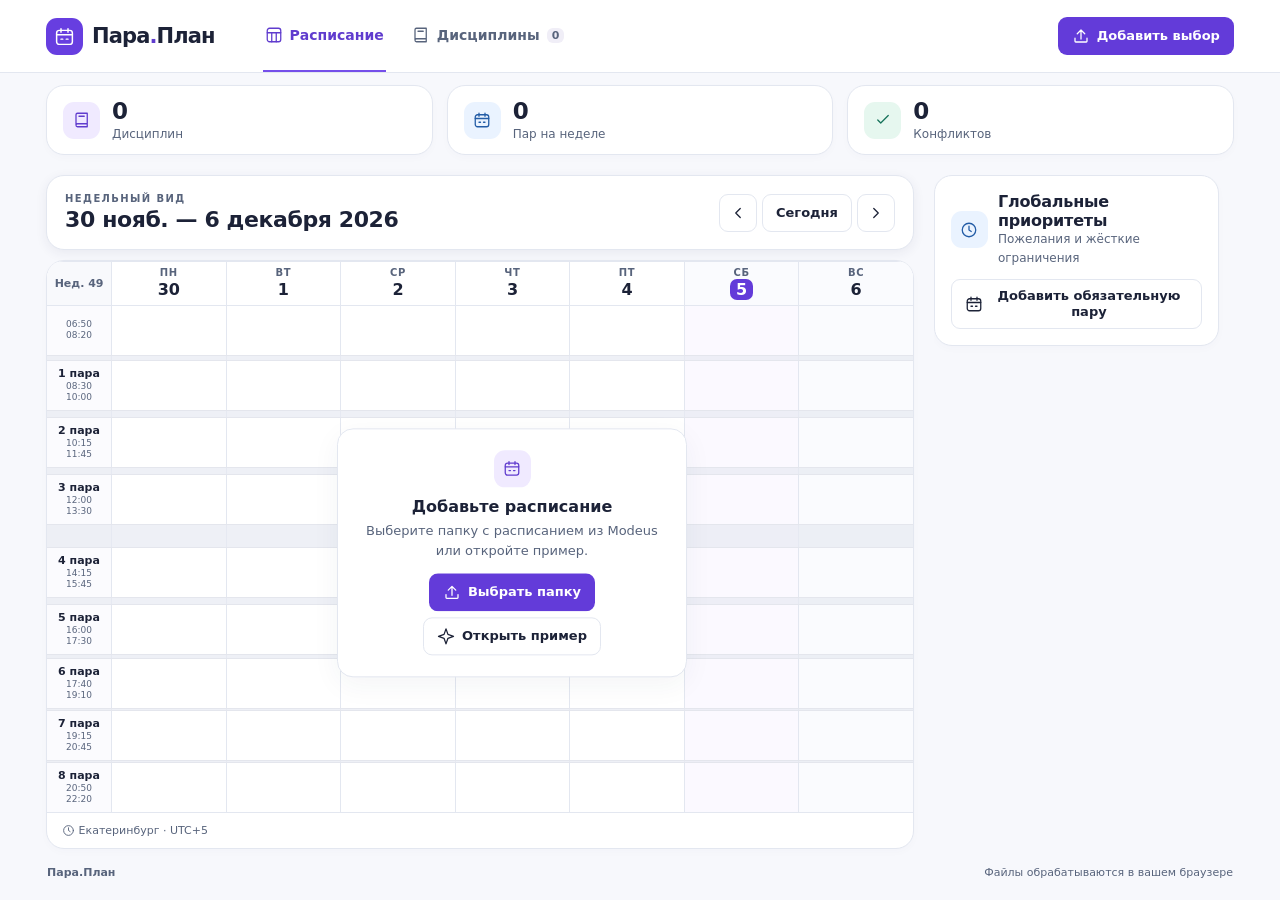
<file: schedule-studio/index.html>
<!doctype html>
<html lang="ru">
<head>
  <meta charset="utf-8">
  <meta name="viewport" content="width=device-width, initial-scale=1">
  <meta name="theme-color" content="#f7f8fc">
  <title>Пара.План — конструктор расписания</title>
  <link rel="stylesheet" href="styles.css">
  <script src="planner.js" defer></script>
  <script src="app.js" defer></script>
</head>
<body>
  <svg class="sprite" xmlns="http://www.w3.org/2000/svg" aria-hidden="true">
    <symbol id="i-calendar" viewBox="0 0 24 24"><rect x="3" y="5" width="18" height="16" rx="3"/><path d="M16 3v4M8 3v4M3 10h18m-13 5h2m4 0h2"/></symbol>
    <symbol id="i-upload" viewBox="0 0 24 24"><path d="M12 16V4m-5 5 5-5 5 5M4 15v4a1 1 0 0 0 1 1h14a1 1 0 0 0 1-1v-4"/></symbol>
    <symbol id="i-download" viewBox="0 0 24 24"><path d="M12 3v12m-5-5 5 5 5-5M4 16v3a1 1 0 0 0 1 1h14a1 1 0 0 0 1-1v-3"/></symbol>
    <symbol id="i-left" viewBox="0 0 24 24"><path d="m15 18-6-6 6-6"/></symbol>
    <symbol id="i-right" viewBox="0 0 24 24"><path d="m9 18 6-6-6-6"/></symbol>
    <symbol id="i-x" viewBox="0 0 24 24"><path d="m6 6 12 12M18 6 6 18"/></symbol>
    <symbol id="i-book" viewBox="0 0 24 24"><path d="M4 5a2 2 0 0 1 2-2h13v18H6a2 2 0 0 1 0-4h13M4 5v14M8 7h7"/></symbol>
    <symbol id="i-alert" viewBox="0 0 24 24"><path d="M10.3 4a2 2 0 0 1 3.4 0l7.8 13a2 2 0 0 1-1.7 3H4.2a2 2 0 0 1-1.7-3l7.8-13ZM12 9v4m0 3h.01"/></symbol>
    <symbol id="i-grid" viewBox="0 0 24 24"><rect x="3" y="3" width="18" height="18" rx="3"/><path d="M3 9h18M9 9v12m6-12v12"/></symbol>
    <symbol id="i-check" viewBox="0 0 24 24"><path d="m5 12 4 4L19 6"/></symbol>
    <symbol id="i-clock" viewBox="0 0 24 24"><circle cx="12" cy="12" r="9"/><path d="M12 7v5l3 2"/></symbol>
    <symbol id="i-file" viewBox="0 0 24 24"><path d="M14 3H6a2 2 0 0 0-2 2v14a2 2 0 0 0 2 2h12a2 2 0 0 0 2-2V9Zm0 0v6h6M8 13h8m-8 4h5"/></symbol>
    <symbol id="i-spark" viewBox="0 0 24 24"><path d="m12 2 2.6 7.4L22 12l-7.4 2.6L12 22l-2.6-7.4L2 12l7.4-2.6L12 2Z"/></symbol>
  </svg>

  <header class="topbar">
    <div class="top-inner">
      <button class="brand" data-action="view" data-view="calendar" aria-label="Пара.План — расписание"><span class="brand-icon"><svg class="icon"><use href="#i-calendar"/></svg></span>Пара<span class="brand-period">.</span>План</button>
      <nav aria-label="Разделы">
        <button class="tab" id="calendar-tab" data-action="view" data-view="calendar"><svg class="icon"><use href="#i-grid"/></svg>Расписание</button>
        <button class="tab" id="subjects-tab" data-action="view" data-view="subjects"><svg class="icon"><use href="#i-book"/></svg>Дисциплины <span id="subject-count" class="tab-count">0</span></button>
      </nav>
      <div class="source-actions" id="source-actions">
        <button type="button" class="button primary" id="add-campaign" data-action="add-campaign"><svg class="icon" aria-hidden="true"><use href="#i-upload"/></svg>Добавить выбор</button>
      </div>
      <div class="schedule-actions" id="schedule-actions" hidden>
        <button type="button" id="edit-plan" class="button primary" data-action="edit-plan">Изменить приоритеты</button>
        <button type="button" id="export-button" class="button secondary" data-action="export"><svg class="icon" aria-hidden="true"><use href="#i-download"/></svg>Скачать .ics</button>
      </div>
    </div>
  </header>

  <main class="workspace">
    <p id="notice" class="notice" role="status" hidden></p>
    <section id="plan-step" class="panel plan-step" hidden>
      <div><h2>Настройка плана</h2><p id="plan-help" class="subhead" role="status">Проверьте дисциплины и глобальные ограничения. Затем постройте расписание.</p></div>
      <button id="build-plan" type="submit" form="rules-form" class="button primary" aria-describedby="plan-help"><svg class="icon"><use href="#i-check"/></svg>Построить расписание</button>
    </section>
    <section id="stats" class="stats" aria-label="Сводка"></section>

    <div class="layout" id="page-layout">
      <section id="calendar-panel" class="calendar-results" aria-label="Варианты расписания">
        <div class="panel calendar-toolbar">
          <div class="calendar-week">
            <div><div class="section-label">НЕДЕЛЬНЫЙ ВИД</div><h2 id="week-title"></h2></div>
            <div class="week-controls" role="group" aria-label="Выбор недели">
              <button type="button" class="button square" data-action="prev" aria-label="Предыдущая неделя"><svg class="icon" aria-hidden="true"><use href="#i-left"/></svg></button>
              <button type="button" class="button secondary" data-action="today">Сегодня</button>
              <button type="button" class="button square" data-action="next" aria-label="Следующая неделя"><svg class="icon" aria-hidden="true"><use href="#i-right"/></svg></button>
            </div>
          </div>
        </div>
        <div id="schedule-results" class="schedule-results"></div>
      </section>

      <aside class="calendar-sidebar" id="calendar-sidebar" aria-label="Управление расписанием" hidden>
        <div class="calendar-summary" id="calendar-summary">
          <button type="button" class="button secondary plan-groups-button" data-action="show-plan-groups"
            aria-haspopup="dialog" aria-controls="modal" aria-label="Какие группы выбрать" title="Какие группы выбрать">
            <svg class="icon" aria-hidden="true"><use href="#i-book"/></svg>
            <span class="plan-groups-full">Какие группы выбрать</span><span class="plan-groups-short">Группы</span>
          </button>
        </div>
        <section id="variant-controls" class="panel variant-controls" aria-labelledby="schedule-changes-title" hidden>
          <div class="schedule-changes-heading">
            <h2 id="schedule-changes-title">Изменения расписания</h2>
            <p id="variant-position" role="status" aria-atomic="true"></p>
            <button type="button" class="button secondary" data-action="reset-schedule-changes" disabled>Вернуть лучшее</button>
          </div>
          <div id="schedule-change-list" class="comparison-list" role="region" aria-label="Список изменений расписания" tabindex="0"></div>
        </section>
      </aside>

      <section id="subjects-panel" hidden aria-label="Дисциплины и файлы"></section>

      <aside class="sidebar" id="settings-sidebar">
        <section class="panel conflict-panel" id="mandatory" aria-label="Обязательные пары" hidden></section>
        <section class="panel priority-panel" id="rules-panel" aria-label="Глобальные приоритеты">
          <div class="panel-heading"><span class="tile blue"><svg class="icon"><use href="#i-clock"/></svg></span><div><h2>Глобальные приоритеты</h2><p>Пожелания и жёсткие ограничения</p></div></div>
          <div id="preference-controls"></div>
          <form id="rules-form" class="rules-form">
            <fieldset><legend>Запретить пары в эти дни</legend><div class="rule-days">
              <label><input type="checkbox" name="day" value="1">Пн</label><label><input type="checkbox" name="day" value="2">Вт</label>
              <label><input type="checkbox" name="day" value="3">Ср</label><label><input type="checkbox" name="day" value="4">Чт</label>
              <label><input type="checkbox" name="day" value="5">Пт</label><label><input type="checkbox" name="day" value="6">Сб</label>
              <label><input type="checkbox" name="day" value="0">Вс</label>
            </div></fieldset>
            <div class="rule-times"><label class="form-label">Не раньше<input type="time" name="earliest"></label><label class="form-label">Не позже<input type="time" name="latest"></label></div>
            <p class="panel-hint">Время Екатеринбурга. Ограничения действуют на пары, для которых есть выбор. Нарушения для обязательных пар отмечаются отдельно.</p>
          </form>
          <div id="manual-lesson-controls" class="manual-lesson-controls"></div>
        </section>
      </aside>
    </div>
    <footer class="page-footer"><span>Пара.План</span><span>Файлы обрабатываются в вашем браузере</span></footer>
  </main>

  <section id="lesson-preview" class="lesson-preview" aria-labelledby="lesson-preview-title" hidden></section>
  <dialog id="modal" aria-labelledby="modal-title"><div id="modal-content"></div></dialog>
</body>
</html>
</file>
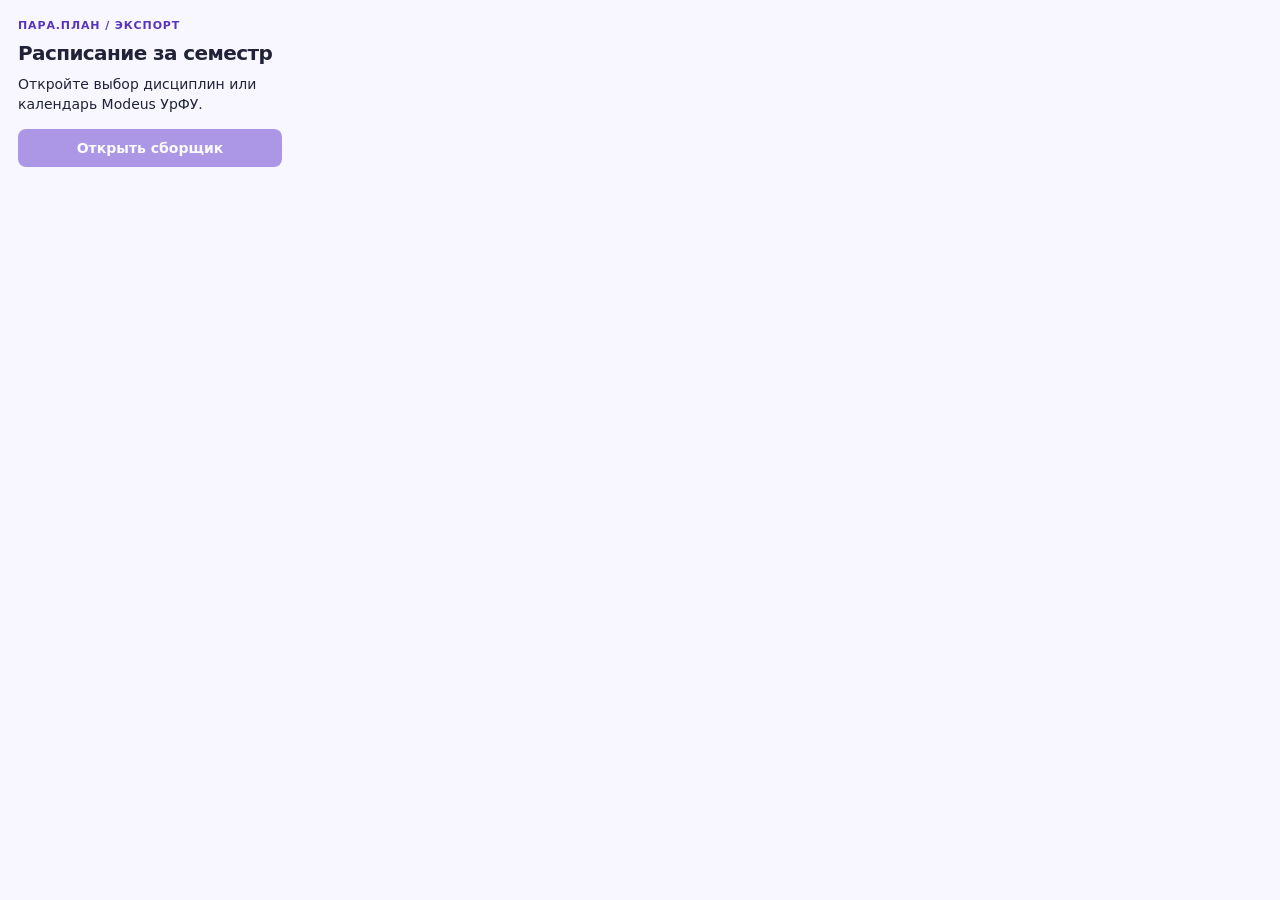
<file: modeus-ical-extension/popup.html>
<!doctype html>
<html lang="ru">
<head>
  <meta charset="utf-8">
  <meta name="viewport" content="width=device-width, initial-scale=1">
  <link rel="stylesheet" href="popup.css">
  <script src="batch.js" defer></script>
  <script src="popup.js" defer></script>
  <title>Экспорт Modeus</title>
</head>
<body>
  <p class="brand">ПАРА.ПЛАН / ЭКСПОРТ</p>
  <h1>Расписание за семестр</h1>
  <p id="status" role="status">Откройте выбор дисциплин или календарь Modeus УрФУ.</p>
  <button id="open" type="button" disabled>Открыть сборщик</button>
</body>
</html>
</file>
<file: schedule-studio/styles.css>
:root{color-scheme:light;--bg:#f7f8fc;--surface:#fff;--ink:#1c2237;--muted:#58647c;--line:#e3e7f0;--violet:#603cce;--blue:#235ca6;--green:#17735b;--amber:#995014;--radius:18px;font-family:"Segoe UI",system-ui,sans-serif;color:var(--ink);background:var(--bg)}
*{box-sizing:border-box}body{margin:0;min-width:320px}button,input,select{font:inherit}button{cursor:pointer}button:disabled{cursor:not-allowed;opacity:.48}button:focus-visible,input:focus-visible,select:focus-visible,[tabindex]:focus-visible{outline:2px solid #7957ea;outline-offset:2px}button,input,select{transition:background-color .16s,border-color .16s,color .16s}button{color:inherit}h1,h2,h3,p{margin:0}[hidden]{display:none!important}.sprite{position:absolute;width:0;height:0;overflow:hidden}.icon{width:18px;height:18px;flex:none;fill:none;stroke:currentColor;stroke-width:1.7;stroke-linecap:round;stroke-linejoin:round;vertical-align:middle}
.topbar{background:var(--surface);border-bottom:1px solid var(--line)}.top-inner,.workspace{max-width:1540px;margin:auto;padding-inline:clamp(16px,3.6vw,56px)}.top-inner{height:72px;display:flex;align-items:center;gap:48px}.brand{border:0;background:none;font-size:21px;font-weight:800;letter-spacing:-.9px;display:flex;align-items:center;padding:0;white-space:nowrap}.brand-icon{display:grid;place-items:center;width:37px;height:37px;border-radius:11px;background:#673ee0;color:white;margin-right:9px}.brand-icon .icon{width:21px;height:21px}.brand-period{color:var(--violet)}nav{display:flex;height:100%;gap:24px}.tab{background:none;border:0;border-bottom:2px solid transparent;color:var(--muted);display:flex;align-items:center;gap:7px;font-size:14px;font-weight:650;padding:0 2px;white-space:nowrap}.tab:hover,.tab[aria-current]{color:var(--violet)}.tab[aria-current]{border-color:#754fea}.tab-count{border-radius:6px;background:#f0eef7;padding:1px 5px;font-size:11px}
.source-actions{display:flex;margin-left:auto}
.top-inner .button{white-space:nowrap}
.workspace{padding-top:12px}
.section-label{font-weight:750;letter-spacing:1.4px}
.panel-heading p,.panel-hint,.empty p,.subhead{color:var(--muted);font-size:13px;line-height:1.55}
.button{display:inline-flex;justify-content:center;align-items:center;gap:7px;min-height:38px;padding:8px 13px;border-radius:9px;border:1px solid transparent;font-size:13px;font-weight:680;line-height:1.2;text-decoration:none}.primary{background:#633bd9;color:white}.primary:hover:not(:disabled){background:#502bbf}.secondary,.square{background:#fff;border-color:var(--line)}.secondary:hover:not(:disabled),.square:hover:not(:disabled){background:#f3f0fd;border-color:#d9ccf9}.square{width:38px;padding:6px;flex:none}.quiet{min-height:30px;background:transparent;color:var(--violet);padding:4px 6px}.quiet:hover,.tiny:hover{background:#eee9fb}.notice{padding:12px 14px;margin-bottom:16px;border:1px solid #daccfb;border-radius:10px;background:#f3eeff;font-size:13px;line-height:1.5;overflow-wrap:anywhere}
.stats{display:grid;grid-template-columns:repeat(3,minmax(0,1fr));gap:14px;margin-bottom:20px}.stat,.panel{background:#fff;border:1px solid var(--line);border-radius:var(--radius);box-shadow:0 3px 9px #24315505}.stat{padding:13px 16px;display:flex;align-items:center;gap:12px;min-width:0}.stat strong{display:block;font-size:23px;line-height:1.1;letter-spacing:-.6px}.stat p{font-size:12px;color:var(--muted);margin-top:3px}.tile{display:grid;place-items:center;width:37px;height:37px;border-radius:11px;color:var(--tone);background:var(--tint);flex:none}.violet{--tone:#603cce;--tint:#f0eaff;--edge:#b49af8}.blue{--tone:#235ca6;--tint:#eaf3ff;--edge:#89b4ee}.green{--tone:#17735b;--tint:#e6f7ef;--edge:#74c5a8}.amber{--tone:#995014;--tint:#fff2de;--edge:#efb46e}.pink{--tone:#9f3678;--tint:#fcebf6;--edge:#e29fc9}.slate{--tone:#4e5f7b;--tint:#eef1f7;--edge:#a1aec5}
body{display:flex;flex-direction:column;height:100vh;height:100dvh;overflow:hidden}
.topbar{flex:none}
.workspace{display:flex;flex:1;flex-direction:column;width:100%;min-height:0}
.workspace> :not(.layout){flex:none}
.layout{display:grid;grid-template-columns:minmax(0,1fr) 300px;grid-template-rows:minmax(0,1fr);flex:1;gap:20px;min-height:0}
.sidebar{display:grid;align-content:start;gap:16px}
#subjects-panel,.sidebar{min-width:0;min-height:0;overflow:auto;scrollbar-gutter:stable}
.calendar-results,.schedule-results,.calendar,.calendar-viewport{min-width:0;min-height:0}
.calendar-results{display:grid;grid-template-rows:auto minmax(0,1fr);gap:10px}
.calendar{display:flex;flex-direction:column;height:100%;overflow:hidden}
.calendar-toolbar{box-shadow:0 3px 12px #24315512}
.calendar-week{display:flex;justify-content:space-between;align-items:center;flex-wrap:wrap;gap:12px;padding:17px 18px}
.section-label{color:var(--muted);font-size:10px;margin-bottom:3px}
.calendar-toolbar h2{font-size:22px;letter-spacing:-.4px}
.week-controls{display:flex;gap:5px}
.calendar-viewport{flex:1;overflow-x:auto;overflow-y:hidden;overscroll-behavior-x:contain}
.week-grid{height:100%;min-width:665px;position:relative;isolation:isolate;display:grid;grid-template-columns:64px repeat(7,minmax(0,1fr));grid-template-rows:auto minmax(0,1fr);border-top:1px solid var(--line);background:#fff}
.day-head{grid-row:1;min-height:44px;border-bottom:1px solid var(--line);border-left:1px solid var(--line);display:grid;align-content:center;justify-items:center;gap:1px}
.day-head small{font-size:10px;font-weight:750;letter-spacing:.7px;text-transform:uppercase;color:var(--muted)}
.day-head strong{font-size:16px;line-height:21px;padding:0 6px}
.day-head.today strong{background:#633bd9;color:#fff;border-radius:7px}
.day-head.weekend,.day-column.weekend{background-color:#fafbfe}
.day-head.gutter{grid-column:1;border-left:0;background:#f8f9fc;color:var(--muted);font-size:11px;font-weight:650;white-space:nowrap}
.time-rail,.day-column{grid-row:2;position:relative;min-height:0}
.time-rail{grid-column:1;overflow:hidden;background:#fbfbfe}
.time-slot{
  position:absolute;z-index:2;inset-inline:0;container:rail-slot / size;overflow:hidden;
  display:grid;grid-template-columns:repeat(2,minmax(0,1fr));align-content:center;justify-items:center;gap:1px 2px;padding:1px 2px
}
.time-slot>strong{grid-column:1/-1;color:var(--ink);font-size:11px;line-height:1.15;white-space:nowrap}
.time-slot>span{grid-column:1/-1;color:var(--muted);font-size:9px;line-height:1.1;font-variant-numeric:tabular-nums;white-space:nowrap}
@container rail-slot (max-height:34px){.time-slot>span{grid-column:auto}}
@container rail-slot (max-height:23px){
  .time-slot>strong{font-size:9px}
  .time-slot>span{font-size:8px;line-height:1}
}
@container rail-slot (max-height:17px){.time-slot>strong{display:none}}
@container rail-slot (max-height:9px){.time-slot>span{font-size:7px}}
@container rail-slot (max-height:6px){.time-slot>span{visibility:hidden}}
.break-bands{position:absolute;grid-column:1/-1;grid-row:2/3;inset:0;z-index:1;pointer-events:none}
.break-band{position:absolute;inset-inline:0;background:#e8ebf3ba;box-shadow:inset 0 1px #e4e6ed,inset 0 -1px #e4e6ed}
.day-column{border-left:1px solid var(--line)}
.day-column.today{background-color:#fbf9ff}
.schedule-option-header{flex:none;padding:14px 18px}
.schedule-option-heading{min-width:0;overflow-wrap:anywhere}
.schedule-option-heading h3{color:var(--violet);font-size:17px;line-height:1.3}
.schedule-option-heading p{margin-top:4px;color:var(--muted);font-size:12px;line-height:1.4}
.schedule-warnings{margin-top:10px;border:1px solid #e9c996;border-radius:9px;background:#fffaf1;padding:9px 11px;font-size:12px;line-height:1.4}
.schedule-warnings summary{cursor:pointer;color:#80500b;font-weight:700}
.schedule-warnings-note{margin:9px 0;color:var(--ink)}
.schedule-warning-group{margin-top:10px}
.schedule-warning-group h4{font-size:12px}
.schedule-warning-group ul{list-style:none;margin:5px 0 0;padding:0}
.schedule-warning-group li{display:grid;gap:2px;padding:7px 0;border-top:1px solid #ecdcc1;overflow-wrap:anywhere}
.schedule-warning-group li span:last-child{color:var(--muted)}
.calendar-viewport:focus-visible{outline-offset:-2px}
@media(max-width:550px){
  .calendar-results{gap:8px}
  .week-grid{grid-template-columns:54px repeat(7,minmax(0,1fr))}
  .schedule-option-header{padding:10px 12px;gap:8px}
  .schedule-option-heading h3{font-size:15px}
}
.lesson {
  position: absolute;
  z-index: 2;
  left: 5px;
  right: 5px;
  text-align: left;
  border: 1px solid var(--lesson-border, #dce1e8);
  border-radius: 7px;
  color: #212529;
  background: var(--lesson-fill, #f1f3f5);
  padding: 4px 5px;
  overflow: hidden;
  display: block;
}
.lesson-lecture { --lesson-fill: #ecf5e0; --lesson-border: #d3e8bc; }
.lesson-practice { --lesson-fill: #e4f3fe; --lesson-border: #bbdefb; }
.lesson-lab { --lesson-fill: #ffeed4; --lesson-border: #f7d7a6; }
.lesson-physical-education { color: #f76803; }
.lesson-sub { color: #6c757d; }
.lesson:hover{filter:saturate(1.4) brightness(.97);z-index:3}.lesson-time,.lesson-title,.lesson-sub{display:block;overflow:hidden;text-overflow:ellipsis}.lesson-time,.lesson-sub{font-size:10px;white-space:nowrap}.lesson-title{font-size:11px;font-weight:750;line-height:1.2;margin:2px 0;display:-webkit-box;-webkit-box-orient:vertical;-webkit-line-clamp:2}.calendar-empty{grid-column:2/-1;position:absolute;z-index:3;justify-self:center;top:calc(50% + 16px);transform:translateY(-50%);width:min(350px,90%);padding:21px;background:#fff;border:1px solid var(--line);border-radius:16px;box-shadow:0 8px 28px #2733580d;text-align:center}.empty .tile{margin:0 auto 10px}.empty h3{font-size:16px;margin-bottom:5px}.empty-actions{display:flex;flex-wrap:wrap;justify-content:center;gap:6px;margin-top:12px}.calendar-footer{border-top:1px solid var(--line);display:flex;justify-content:space-between;gap:8px;padding:11px 15px;color:var(--muted);font-size:11px}.calendar-footer .icon{width:13px;height:13px}
.priority-panel,.conflict-panel,.sources{padding:16px}.panel-heading{display:flex;gap:10px;align-items:center}.panel-heading h2,.sources h2{font-size:16px;letter-spacing:-.2px}.panel-heading p{font-size:12px}.tiny{background:transparent;border:0;color:var(--muted);padding:2px;border-radius:6px;display:inline-flex;align-items:center;justify-content:center;min-width:20px;min-height:24px}.tiny .icon{width:14px;height:14px}.panel-hint{font-size:11px;margin-top:9px}.conflict-list{display:grid;gap:7px;margin-top:12px}.conflict-item{border:1px solid #f0dbb9;background:#fff9ef;border-radius:9px;text-align:left;padding:8px 9px;display:flex;justify-content:space-between;align-items:center;gap:5px;overflow-wrap:anywhere;width:100%;font-size:12px}.conflict-item:hover{background:#fff1d8}.conflict-item b,.conflict-item small{display:block}.conflict-item small{margin-top:3px;color:var(--muted)}
.stat-action{width:100%;text-align:left}
.stat-action:hover{border-color:#daccfb;background:#faf7ff}
.stat-action p{text-decoration:underline;text-underline-offset:2px}
.mandatory-issues{margin-top:10px;color:var(--amber);font-size:12px}
.mandatory-issues summary{cursor:pointer;font-weight:650}
.mandatory-issues ul{list-style:none;padding:0;margin:6px 0 0;color:var(--ink)}
.mandatory-issues li{display:grid;gap:3px;padding:7px 0;border-top:1px solid var(--line);overflow-wrap:anywhere}
.mandatory-issues li span:last-child{color:var(--muted)}
.comparison-option{min-width:0;padding:7px;border:1px solid var(--line);border-radius:8px;background:var(--surface);overflow-wrap:anywhere}
.schedule-change-set{display:grid;gap:6px;min-width:0;padding:5px;border:1px solid #e6def5;border-radius:9px}
.schedule-change-set>p{padding:1px 3px;color:var(--muted);font-size:11px;line-height:1.35}
.comparison-option.active{border-color:#bca8f1;background:#fcfaff}
.comparison-header{display:flex;justify-content:space-between;align-items:flex-start;flex-wrap:wrap;gap:5px 7px}
.comparison-header>div{flex:1 1 7rem;min-width:0}
.comparison-header h3{font-size:13px;line-height:1.3}
.comparison-header p{margin-top:3px;color:var(--muted);font-size:11px;line-height:1.35}
.comparison-changes{list-style:none;padding:0;margin:6px 0 0}
.comparison-change{padding:6px 0 0;border-top:1px solid var(--line);font-size:12px;line-height:1.4}
.comparison-change+.comparison-change{margin-top:6px}
.comparison-group{display:block;margin-top:3px;color:var(--muted);font-size:11px}
.comparison-slots{display:grid;gap:4px;margin-top:5px}
.comparison-slots>div{min-width:0;padding:4px 6px;border-radius:6px;background:#f7f8fc}
.comparison-slots>div>span{display:block;margin-bottom:2px;color:var(--muted);font-size:10px;font-weight:650}
.comparison-slots p{font-size:11px;line-height:1.35}
.comparison-slot-dates>summary{cursor:pointer;color:var(--violet);font-size:11px;line-height:1.35}
.comparison-slot-dates>p{margin-top:4px;color:var(--muted)}
.comparison-slot-dates+.comparison-slot-dates{margin-top:4px}
.comparison-note{margin-top:4px;color:var(--muted);font-size:11px;line-height:1.35}
.schedule-change-toggle{display:inline-flex;flex:none;align-items:center;gap:5px;min-height:30px;padding:4px 6px;border:1px solid #e6def5;border-radius:7px;background:var(--surface);color:var(--ink);font-size:11px;font-weight:650;cursor:pointer}
.schedule-change-toggle:has(input:checked){border-color:#bca8f1;background:#f0eaff}
.schedule-change-toggle:has(input:disabled){opacity:.6;cursor:not-allowed}
.schedule-change-toggle input[type=checkbox]{flex:none;width:15px;height:15px;margin:0;accent-color:var(--violet)}
.schedule-change-select{min-width:0;margin-top:6px}
.schedule-change-select select{min-height:32px;padding:4px;font-size:12px}
.schedule-change-choices{display:grid;gap:5px;margin-top:6px}
.schedule-change-choices details{border:1px solid var(--line);border-radius:8px}
.schedule-change-choices summary{padding:5px 6px;color:var(--violet);font-size:11px;font-weight:650;cursor:pointer}
.schedule-change-choices details>:not(summary){margin-inline:6px;margin-bottom:6px}
.subject-list{display:grid;grid-template-columns:minmax(0,1fr);gap:7px}
.subject-card{min-width:0;border-radius:10px}
.subject-card>header{display:grid;grid-template-columns:minmax(0,1fr) auto;align-items:center;gap:7px}
.subject-card h2{min-width:0;font-size:14px;overflow-wrap:anywhere}
.subject-toggle{display:flex;align-items:center;gap:8px;width:100%;min-height:42px;padding:7px 9px;text-align:left;background:transparent;border:0;border-radius:9px}
.subject-toggle:hover{background:#f7f3ff}
.subject-toggle:focus-visible{outline-offset:-2px}
.subject-toggle[aria-expanded=true] .folder-mark .icon{transform:rotate(90deg)}
.subject-details{padding:12px;border-top:1px solid var(--line)}
.subject-details>.preference-fields:first-child{margin-top:0}
.subject-card label,.form-label{display:grid;gap:5px;font-size:12px;color:var(--muted);font-weight:650}.subject-card .switch{display:flex;align-items:center;white-space:nowrap;margin-right:10px}.switch input{accent-color:#633bd9}.block-row{border-top:1px solid var(--line);margin-top:10px;padding-top:9px}.block-row p{color:var(--muted);font-size:11px;margin-top:5px}.block-row strong{color:var(--ink)}input:not([type=checkbox]):not([type=radio]),select{border:1px solid var(--line);border-radius:8px;background:#fff;color:var(--ink);padding:8px;min-height:36px;font-size:13px;width:100%;min-width:0}.sources{margin-bottom:10px}.source-row{display:flex;align-items:center;gap:9px;min-width:0;padding:9px 0;border-top:1px solid var(--line)}.source-row>div{flex:1;min-width:0;overflow-wrap:anywhere}.source-row b{font-size:13px}.source-row p{font-size:12px;color:var(--muted)}.sources h2{margin-bottom:10px}.subject-empty{text-align:center;padding:30px;margin-bottom:12px}.page-footer{display:flex;justify-content:space-between;gap:12px;color:var(--muted);font-size:11px;padding:17px 1px 21px}.page-footer span:first-child{font-weight:750}
dialog{color:var(--ink);width:min(540px,calc(100% - 24px));max-height:calc(100% - 24px);border:1px solid var(--line);border-radius:20px;padding:0;box-shadow:0 22px 80px #1a16423b}dialog::backdrop{background:#20213973}#modal-content{padding:20px}.modal-heading{display:flex;align-items:flex-start;justify-content:space-between;gap:10px;margin-bottom:12px}.modal-heading h2{font-size:23px;letter-spacing:-.5px;overflow-wrap:anywhere}.modal-form{display:grid;gap:11px}.modal-actions{display:flex;justify-content:flex-end;gap:8px;flex-wrap:wrap;margin-top:5px}.option{border:1px solid var(--line);padding:11px;margin-top:9px;border-radius:10px;overflow-wrap:anywhere}.option h3{font-size:14px}.option p,.option ul{font-size:12px;color:var(--muted);line-height:1.5;margin:5px 0}.option ul{padding-left:17px}.event-details{display:grid;grid-template-columns:max-content 1fr;gap:9px 12px;font-size:13px;margin:0}.event-details dt{color:var(--muted)}.event-details dd{margin:0;overflow-wrap:anywhere}.event-details a{color:var(--violet)}
@media(max-width:1060px){.layout{grid-template-columns:minmax(0,1fr) 263px;gap:13px}.top-inner{gap:28px}}@media(max-width:880px){.layout{grid-template-columns:minmax(0,1fr)}.sidebar{grid-template-columns:repeat(2,minmax(0,1fr))}.calendar-empty{grid-column:1/-1;justify-self:start;left:clamp(10px,calc((100vw - 380px)/2),150px);width:min(350px,calc(100vw - 55px))}}@media(max-width:550px){.top-inner{flex-wrap:wrap;gap:0;justify-content:space-between;height:auto;padding-top:10px}.source-actions{margin-left:0}nav{order:3;width:100%;height:43px;gap:22px}.stats{gap:6px}.stat{padding:8px;gap:5px;align-items:flex-start;flex-direction:column}.stat strong{font-size:18px}.stat p{font-size:10px}.stat .tile{width:25px;height:25px;border-radius:7px}.stat .icon{width:14px;height:14px}.sidebar{grid-template-columns:1fr}.calendar-week{padding:12px;align-items:start;gap:8px}.calendar-toolbar h2{font-size:16px}.week-controls .button{padding:4px 6px;min-height:30px;font-size:11px}.week-controls .square{width:28px}.calendar-footer{font-size:10px;padding:8px}.page-footer{font-size:10px}.calendar-empty{left:10px}}
@media(prefers-reduced-motion:reduce){*{transition:none!important}}
dialog:has(.plan-group-list){width:min(660px,calc(100% - 24px))}
.plan-group-list{margin:12px 0 0;border:1px solid var(--line);border-radius:10px}
.plan-group-row{display:grid;grid-template-columns:minmax(0,1.3fr) minmax(0,1fr);gap:10px;padding:9px 11px;font-size:13px;line-height:1.4;overflow-wrap:anywhere}
.plan-group-row+.plan-group-row{border-top:1px solid var(--line)}
.plan-group-row dt{font-weight:650}
.plan-group-row dd{margin:0}
.plan-group-row strong{color:var(--violet)}
.plan-group-row small{display:block;margin-top:3px;color:var(--muted);font-size:11px}
.plan-group-unassigned{color:var(--amber)}
@media(max-width:460px){.plan-group-row{grid-template-columns:minmax(0,1fr);gap:2px}}
.lesson-preview{position:fixed;z-index:10;width:min(330px,calc(100vw - 16px));max-height:calc(100dvh - 16px);overflow:auto;overscroll-behavior:contain;padding:12px 14px;border:1px solid var(--line);border-radius:11px;background:var(--surface);box-shadow:0 10px 24px #24315526}
.lesson-preview h2{margin-bottom:8px;font-size:15px;line-height:1.28;overflow-wrap:anywhere}
.lesson-has-warning{outline:2px solid var(--amber);outline-offset:-2px}
.lesson-warning-mark{position:absolute;right:4px;top:4px;display:grid;place-items:center;width:17px;height:17px;border-radius:50%;background:var(--amber);color:#fff;font-size:12px;font-weight:800}
.lesson-warning{margin:0 0 10px;padding:9px 10px;border:1px solid var(--amber);border-radius:8px;background:#fff7e9;font-size:12px;line-height:1.4}
.lesson-warning p{margin:4px 0 0}
.lesson-preview .event-details{grid-template-columns:max-content minmax(0,1fr);gap:6px 10px;font-size:12px}
.source-folder{margin:14px 0 5px;color:var(--muted);font-size:13px;overflow-wrap:anywhere}
.folder-picker{border:1px dashed #abbdde;background:#f7f9ff;border-radius:12px;padding:13px}
.folder-picker .button{color:var(--violet);border-color:#dacbf6}
#file-selection:empty{display:none}#file-selection,#import-error{overflow-wrap:anywhere}
.plan-step{display:flex;justify-content:space-between;align-items:center;gap:10px;padding:10px 14px;margin-bottom:12px}.plan-step h2{font-size:17px;margin-bottom:3px}.plan-step .button{flex:none}.schedule-actions{display:flex;gap:7px;flex-wrap:wrap;justify-content:flex-end}.fixed-groups{font-size:12px;line-height:1.5;color:var(--muted);margin:9px 0 5px;padding-left:17px}.block-row select{white-space:normal}
.rules-form{display:grid;gap:10px;margin-top:13px}.rules-form fieldset{min-width:0;margin:0;padding:0;border:0}.rules-form legend{padding:0;margin-bottom:6px;font-size:12px;font-weight:650;color:var(--muted)}.rule-days{display:flex;gap:4px;flex-wrap:wrap}.rule-days label{display:flex;align-items:center;gap:3px;border:1px solid var(--line);padding:3px 4px;border-radius:6px;font-size:12px}.rule-days input{accent-color:var(--violet);margin:0}.rule-times{display:grid;grid-template-columns:repeat(2,minmax(0,1fr));gap:7px}.rules-form .panel-hint{margin:0}
@media(max-width:550px){.plan-step{align-items:flex-start;flex-direction:column}.plan-step .button{width:100%}}
.subject-tree{display:grid;gap:12px;min-width:0}
.tree-folder{min-width:0;border:1px solid var(--line);border-radius:12px;background:var(--surface)}
.tree-folder>summary{display:flex;align-items:center;gap:9px;padding:12px;cursor:pointer;list-style:none}
.tree-folder>summary::-webkit-details-marker{display:none}
.tree-folder>summary:hover{background:#f7f3ff}
.tree-folder>summary:focus-visible,.tree-files>summary:focus-visible{outline:2px solid var(--violet);outline-offset:-2px}
.folder-mark{display:grid;place-items:center;flex:none;width:23px;height:23px;border-radius:6px;background:#f0eaff;color:var(--violet)}
.folder-mark .icon{width:15px;height:15px}
.tree-folder[open]>summary .folder-mark .icon{transform:rotate(90deg)}
.folder-title{flex:1;min-width:0;overflow-wrap:anywhere;font-size:14px;font-weight:650}
.folder-status{display:inline-flex;align-items:center;justify-content:center;flex:none;width:18px;height:18px;color:var(--green)}
.folder-status .icon{width:16px;height:16px;stroke-width:2.5}
.folder-count{flex:none;padding:3px 7px;border-radius:6px;background:#f2f4fa;color:var(--muted);font-size:11px;white-space:nowrap}
.subject-tree>.tree-folder>summary .folder-title{font-size:16px}
.tree-body{display:grid;gap:8px;padding:10px 12px 12px;border-top:1px solid var(--line);background:#fafbfe;border-radius:0 0 12px 12px}
.tree-files{padding:0 8px;border:1px solid var(--line);border-radius:8px;background:var(--surface)}
.tree-files>summary{padding:8px 0;color:var(--muted);font-size:13px;cursor:pointer}
@media(max-width:550px){.tree-body{padding:7px}.tree-folder>summary{padding:9px;gap:6px}.folder-count{padding:3px 5px}.subject-toggle{padding-inline:6px;gap:6px}.subject-card .switch{margin-right:7px}}
.preference-fields{margin-top:1rem}.preference-fields h3{font-size:.85rem;margin:.5rem 0}.preference-fields label{display:flex;justify-content:space-between;align-items:center;gap:.5rem;margin:.35rem 0;font-size:.85rem}.preference-fields select{max-width:11rem}
#preference-controls{display:grid;gap:9px;margin-top:14px}#preference-controls h3{font-size:14px}#preference-controls .panel-hint{margin:0}#preference-controls fieldset{min-width:0;margin:0;padding:0;border:0}#preference-controls legend{padding:0;margin-bottom:6px;color:var(--muted);font-size:12px;font-weight:650}
.criterion-list{display:grid;gap:6px;margin:0;padding:0;list-style:none}
.criterion-tile{display:flex;align-items:center;gap:7px;min-height:42px;padding:5px 6px 5px 9px;border:1px solid #e6def5;border-radius:10px;background:#faf7ff}
.criterion-tile[draggable]{cursor:grab}
.criterion-grip{width:9px;height:15px;flex:none;background:radial-gradient(circle,#9278bd 1px,transparent 1.3px) 0 0/4.5px 5px}
.criterion-name{flex:1;min-width:0;font-size:12px;font-weight:650;line-height:1.3;overflow-wrap:anywhere}
.criterion-actions{display:flex;gap:3px;flex:none}.criterion-actions button{width:26px;height:26px;padding:0;line-height:1;border:1px solid #e2d9f0;border-radius:6px;background:#fff;color:#5a437f;font-size:14px}
.criterion-actions button:hover:not(:disabled){background:#eee5ff}.criterion-actions .criterion-remove:hover{color:#8e2c32;background:#fff0f2}
.criterion-dragging{opacity:.5;cursor:grabbing}.criterion-before{box-shadow:0 -3px 0 #8057d8}.criterion-after{box-shadow:0 3px 0 #8057d8}
.criterion-empty{padding:7px 0;color:var(--muted);font-size:12px}
.subject-card select:disabled,.priority-panel select:disabled,.priority-panel input[type=time]:disabled{background:#f7f8fc;color:var(--muted);cursor:not-allowed}
.group-preference>span{min-width:0;overflow-wrap:anywhere}.group-preference>select{flex:0 1 11rem;min-width:min(7rem,42%)}.group-teachers{display:block;margin-top:3px;color:var(--muted);font-size:.77rem;font-weight:400;line-height:1.4}
.campaign-remove{flex:none;padding-inline:8px}.campaign-remove:hover{color:#8e2c32;background:#fff0f2}
.manual-lesson-controls{display:grid;gap:8px;margin-top:12px}.manual-lesson-controls>.button{width:100%;justify-content:flex-start}.manual-lessons{display:grid;gap:5px;margin:0;padding:0;list-style:none}.manual-lessons li{display:flex;align-items:flex-start;justify-content:space-between;gap:8px;padding:8px;border:1px solid var(--line);border-radius:8px;overflow-wrap:anywhere}.manual-lessons strong,.manual-lessons small{display:block}.manual-lessons strong{font-size:13px}.manual-lessons small,.manual-hint{margin-top:3px;color:var(--muted);font-size:11px;font-weight:400;line-height:1.45}

.notice{max-height:24dvh;overflow:auto}
.calendar-footer{flex:none}
.subjects-mode .top-inner{height:56px;gap:clamp(12px,2vw,28px)}
.subjects-mode .top-inner .button{min-height:34px;padding:5px 9px;font-size:12px}
.subjects-mode .top-inner .schedule-actions{flex-wrap:nowrap}
.subjects-mode .top-inner .button .icon{width:15px;height:15px}
.subjects-mode .stats{margin-bottom:12px}
@media(max-width:980px){
  .subjects-mode .top-inner{display:grid;grid-template-columns:auto minmax(0,1fr) auto;height:auto;gap:0 10px;padding-block:4px}
  .subjects-mode .top-inner nav{height:40px}
  .subjects-mode .top-inner .source-actions{grid-column:3;grid-row:1}
  .subjects-mode .top-inner .schedule-actions{grid-column:1/-1;grid-row:2;justify-self:end;padding-top:4px}
}
@media(max-width:675px){
  .subjects-mode .top-inner{grid-template-columns:minmax(0,1fr) auto;padding-inline:12px}
  .subjects-mode .brand{font-size:19px}
  .subjects-mode .brand-icon{width:30px;height:30px;border-radius:9px;margin-right:6px}
  .subjects-mode .brand-icon .icon{width:18px;height:18px}
  .subjects-mode .top-inner nav{grid-column:1/-1;grid-row:2;height:34px}
  .subjects-mode .top-inner .source-actions{grid-column:2}
  .subjects-mode .top-inner .schedule-actions{grid-row:3}
}
@media(max-width:410px){
  .top-inner{padding-inline:12px}
  .subjects-mode .top-inner{column-gap:6px}
  .top-inner .source-actions .button{padding-inline:7px;font-size:11px}
  .subjects-mode .top-inner .button{padding-inline:7px;font-size:11px}
}
@media(max-width:880px){
  body:not(.calendar-mode) .layout{grid-template-rows:none;align-content:start;overflow:auto}
  body:not(.calendar-mode) .layout>#calendar-panel{min-height:360px}
  #subjects-panel,.sidebar{overflow:visible;scrollbar-gutter:auto}
}

.calendar-mode .top-inner,.calendar-mode .workspace{padding-inline:clamp(10px,1.4vw,24px)}
.calendar-mode .top-inner{height:48px;gap:24px}
.calendar-mode .brand{font-size:19px}
.calendar-mode .brand-icon{width:30px;height:30px;border-radius:9px}
.calendar-mode .brand-icon .icon{width:18px;height:18px}
.calendar-mode .workspace{padding-block:8px}
.calendar-mode .page-footer{display:none}
.calendar-mode .source-actions .button{min-height:32px;padding:5px 10px}
.calendar-mode .notice{max-height:clamp(34px,6dvh,48px);margin-bottom:7px;padding:7px 10px}
.calendar-mode .layout{grid-template-columns:minmax(0,1fr) clamp(220px,19vw,288px);gap:14px}
.calendar-sidebar{min-width:0;min-height:0;display:grid;grid-template-rows:auto minmax(0,1fr);gap:8px;overflow:clip}
.calendar-summary{display:grid;gap:8px;min-width:0}
.calendar-summary .schedule-actions{flex-wrap:nowrap;gap:5px}
.calendar-summary .schedule-actions .button{flex:1 1 auto;min-width:0;min-height:32px;padding:4px 6px;font-size:11px;gap:4px}
.calendar-summary .schedule-actions .icon{width:14px;height:14px}
.plan-groups-button{min-height:32px;padding:4px 8px;gap:5px;color:var(--violet);font-size:12px}
.plan-groups-button .icon{width:15px;height:15px}
.plan-groups-short{display:none}
.calendar-sidebar .stats{grid-template-columns:minmax(0,1fr);gap:0;margin:0;overflow:hidden;border:1px solid var(--line);border-radius:12px;background:var(--surface)}
.calendar-sidebar .stat{flex-direction:row;align-items:center;gap:8px;padding:8px 10px;border:0;border-radius:0;box-shadow:none}
.calendar-sidebar .stat+.stat{border-top:1px solid var(--line)}
.calendar-sidebar .stat-action:focus-visible{outline-offset:-3px}
.calendar-sidebar .stat>div{flex:1;display:flex;flex-direction:row-reverse;align-items:baseline;justify-content:space-between;gap:5px;min-width:0}
.calendar-sidebar .stat strong{font-size:16px;letter-spacing:0}
.calendar-sidebar .stat p{margin:0;font-size:12px;line-height:1.2}
.calendar-sidebar .stat .tile{width:25px;height:25px;border-radius:7px}
.calendar-sidebar .stat .icon{width:14px;height:14px}
.variant-controls{display:grid;grid-template-rows:auto minmax(0,1fr);gap:7px;min-height:0;padding:7px;border-color:#e6def5;border-radius:12px;background:#faf7ff}
.schedule-changes-heading{display:grid;grid-template-columns:minmax(0,1fr) auto;align-items:center;gap:4px 6px}
.schedule-changes-heading h2{grid-column:1/-1;font-size:14px;line-height:1.3}
.schedule-changes-heading .button{min-height:28px;padding:3px 6px;border-color:#dacbf5;color:var(--violet);font-size:11px}
#variant-position{color:var(--muted);font-size:11px;font-weight:650;font-variant-numeric:tabular-nums}
#schedule-change-list{display:grid;grid-template-columns:repeat(auto-fit,minmax(min(100%,210px),1fr));align-content:start;align-items:start;gap:6px;min-width:0;min-height:0;padding:1px 3px 1px 1px;overflow-y:auto;overflow-x:hidden;overscroll-behavior:contain;scrollbar-gutter:stable}
#schedule-change-list:focus-visible{outline-offset:-2px}
.calendar-mode .calendar-results{gap:7px}
.calendar-mode .calendar-toolbar{border-radius:12px}
.calendar-mode .calendar-week{padding:5px 8px;gap:6px}
.calendar-mode .calendar-toolbar h2{font-size:16px;letter-spacing:0}
.calendar-mode .section-label{display:none}
.calendar-mode .week-controls .button{min-height:30px;padding:3px 7px;font-size:12px}
.calendar-mode .week-controls .square{width:30px}
.calendar-mode .schedule-option{border-radius:12px}
.calendar-mode .schedule-option-header{padding:5px 9px}
.calendar-mode .schedule-option-heading{display:flex;align-items:baseline;flex-wrap:wrap;gap:3px 10px}
.calendar-mode .schedule-option-heading h3{font-size:13px}
.calendar-mode .schedule-option-heading p{margin:0;font-size:11px}
.calendar-mode .day-head{min-height:35px;gap:0}
.calendar-mode .day-head strong{font-size:14px;line-height:18px}
.calendar-mode .calendar-footer{padding:3px 8px;font-size:10px}
.calendar-mode .lesson{container:lesson-card / size;padding-block:2px}
.calendar-mode .lesson-time,.calendar-mode .lesson-sub{line-height:1.12}
.calendar-mode .lesson-title{line-height:1.16;margin:1px 0}

@media(max-width:980px){
  .calendar-mode .layout{grid-template-columns:minmax(0,1fr);grid-template-rows:minmax(0,1fr) auto;gap:7px}
  .calendar-sidebar{gap:6px;max-height:min(28dvh,210px)}
  .calendar-summary{grid-template-columns:auto minmax(0,1fr) auto;gap:6px}
  .calendar-sidebar .stats{grid-template-columns:repeat(3,minmax(0,1fr))}
  .calendar-sidebar .stat{gap:5px;padding:6px 8px}
  .calendar-sidebar .stat+.stat{border-top:0;border-left:1px solid var(--line)}
  .calendar-sidebar .stat>div{flex-direction:row;justify-content:flex-start;flex-wrap:wrap}
  .schedule-changes-heading{grid-template-columns:minmax(0,1fr) auto auto}
  .schedule-changes-heading h2{grid-column:auto}
}
@media(max-width:650px){
  .calendar-sidebar{max-height:min(calc(28dvh + 38px),248px)}
  .calendar-summary{grid-template-columns:minmax(0,1fr) auto}
  .calendar-summary .stats{grid-column:1/-1}
  .plan-groups-button{grid-column:2;grid-row:1;padding-inline:6px;font-size:11px}
  .plan-groups-button .icon,.plan-groups-full{display:none}
  .plan-groups-short{display:inline}
}
@media(max-width:550px){
  .calendar-mode .top-inner{height:auto;gap:0;padding-top:5px}
  .calendar-mode nav{height:34px}
  .calendar-sidebar .stat .tile{display:none}
  .calendar-sidebar .stat{padding-inline:6px}
  .calendar-sidebar .stat p{font-size:10px}
  .schedule-changes-heading{grid-template-columns:minmax(0,1fr) auto}
  .schedule-changes-heading h2{grid-column:1/-1}
}
@container lesson-card (max-height:51px){
  .calendar-mode .lesson-title{-webkit-line-clamp:1}
}
@container lesson-card (max-height:38px){
  .calendar-mode .lesson-title{font-size:10px;line-height:1.1;margin:.5px 0}
  .calendar-mode .lesson-time,.calendar-mode .lesson-sub{font-size:9px;line-height:1.05}
}
@container lesson-card (max-height:31px){
  .calendar-mode .lesson-time{display:none}
}
@container lesson-card (max-height:21px){
  .calendar-mode .lesson-sub{display:none}
}
</file>
<file: modeus-ical-extension/popup.css>
body{box-sizing:border-box;width:300px;margin:0;padding:18px;background:#f8f7ff;color:#202238;font:14px/1.45 system-ui,sans-serif}
.brand{margin:0;color:#5935bc;font-size:11px;letter-spacing:.08em;font-weight:750}
h1{margin:5px 0;font-size:20px;letter-spacing:-.03em}
p{margin:6px 0 14px}
button{width:100%;padding:9px;border:0;border-radius:8px;background:#6039cc;color:#fff;font:inherit;font-weight:650;cursor:pointer}
button:disabled{opacity:.5;cursor:default}
</file>
